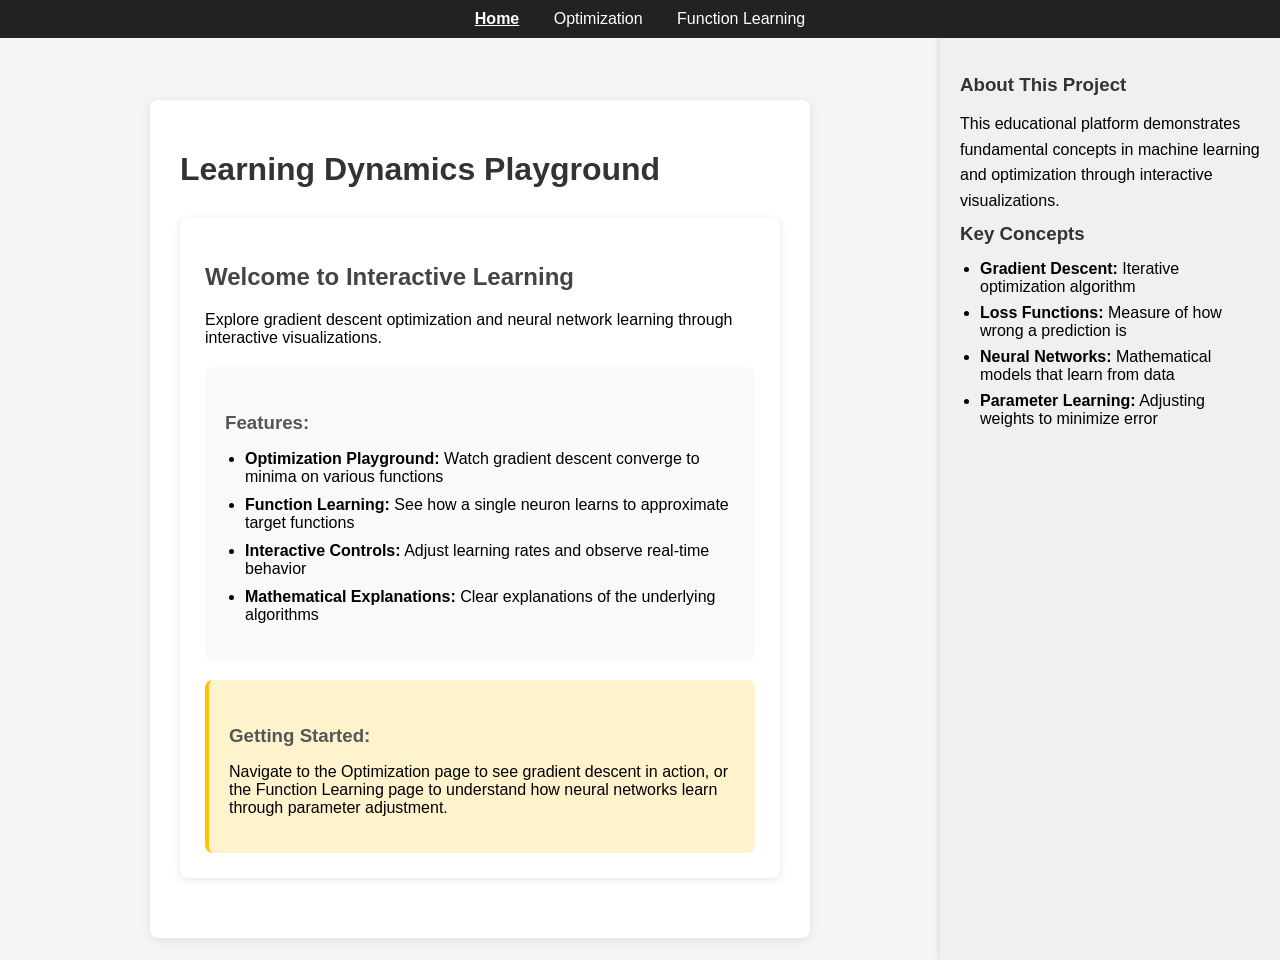
<file: index.html>
<!DOCTYPE html>
<html lang="en">
<head>
    <meta charset="UTF-8">
    <meta name="viewport" content="width=device-width, initial-scale=1.0">
    <title>Learning Dynamics Playground</title>
    <link rel="stylesheet" href="style.css">
</head>
<body>
    <nav>
        <a href="index.html">Home</a>
        <a href="playground.html">Optimization</a>
        <a href="fitting.html">Function Learning</a>
    </nav>

    <div class="main-content">
        <div class="container">
            <h1>Learning Dynamics Playground</h1>

            <div class="card">
                <h2>Welcome to Interactive Learning</h2>
                <p>Explore gradient descent optimization and neural network learning through interactive visualizations.</p>

                <div class="features">
                    <h3>Features:</h3>
                    <ul>
                        <li><strong>Optimization Playground:</strong> Watch gradient descent converge to minima on various functions</li>
                        <li><strong>Function Learning:</strong> See how a single neuron learns to approximate target functions</li>
                        <li><strong>Interactive Controls:</strong> Adjust learning rates and observe real-time behavior</li>
                        <li><strong>Mathematical Explanations:</strong> Clear explanations of the underlying algorithms</li>
                    </ul>
                </div>

                <div class="getting-started">
                    <h3>Getting Started:</h3>
                    <p>Navigate to the Optimization page to see gradient descent in action, or the Function Learning page to understand how neural networks learn through parameter adjustment.</p>
                </div>
            </div>
        </div>
    </div>

    <div class="sidebar">
        <br><br><br>
        <h3>About This Project</h3>
        <p>This educational platform demonstrates fundamental concepts in machine learning and optimization through interactive visualizations.</p>

        <h3>Key Concepts</h3>
        <ul>
            <li><strong>Gradient Descent:</strong> Iterative optimization algorithm</li>
            <li><strong>Loss Functions:</strong> Measure of how wrong a prediction is</li>
            <li><strong>Neural Networks:</strong> Mathematical models that learn from data</li>
            <li><strong>Parameter Learning:</strong> Adjusting weights to minimize error</li>
        </ul>
    </div>

    <script>
        // Navbar active highlighting
        document.querySelectorAll('nav a').forEach(link => {
            if (link.getAttribute('href') === window.location.pathname.split('/').pop()) {
                link.style.fontWeight = 'bold';
                link.style.textDecoration = 'underline';
            }
        });
    </script>
</body>
</html>
</file>
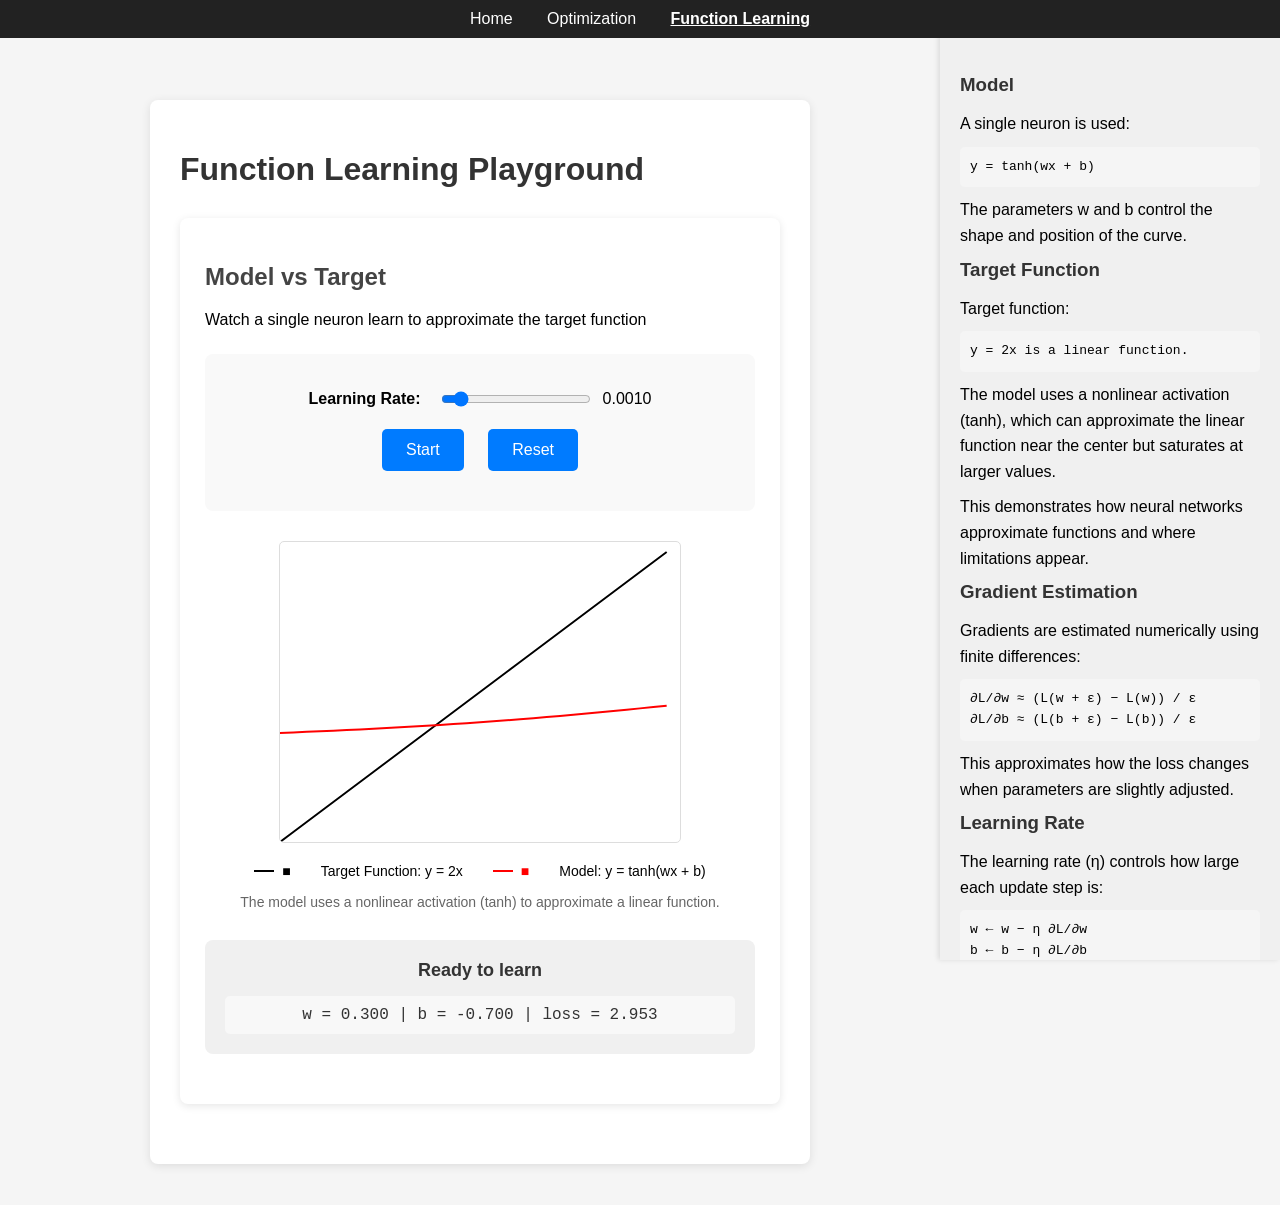
<file: fitting.html>
<!DOCTYPE html>
<html lang="en">
<head>
    <meta charset="UTF-8">
    <meta name="viewport" content="width=device-width, initial-scale=1.0">
    <title>Function Learning Playground</title>
    <link rel="stylesheet" href="style.css">
</head>
<body>
    <nav>
        <a href="index.html">Home</a>
        <a href="playground.html">Optimization</a>
        <a href="fitting.html" style="font-weight: bold; text-decoration: underline;">Function Learning</a>
    </nav>

    <div class="main-content">
        <div class="container">
            <h1>Function Learning Playground</h1>

            <div class="card">
                <h2>Model vs Target</h2>
                <p>Watch a single neuron learn to approximate the target function</p>

                <div class="controls">
                    <div class="control-group">
                        <label for="learning-rate-fitting">Learning Rate:</label>
                        <input type="range" id="lr" min="0.0001" max="0.01" step="0.0001" value="0.001">
                        <span id="lrValue">0.0010</span>
                    </div>

                    <div class="buttons">
                        <button id="start-btn-fitting">Start</button>
                        <button id="reset-btn-fitting">Reset</button>
                    </div>
                </div>

                <div class="visualization">
                    <svg id="plot-fitting" width="400" height="300">
                        <polyline id="target-curve" fill="none" stroke="black" stroke-width="2"/>
                        <polyline id="model-curve" fill="none" stroke="red" stroke-width="2"/>
                    </svg>
                    <div class="legend">
                        <span style="color:black;">■</span> Target Function: y = 2x
                        <span style="color:red;">■</span> Model: y = tanh(wx + b)
                    </div>
                    <p style="margin-top: 10px; font-size: 14px; color: #666;">
                        The model uses a nonlinear activation (tanh) to approximate a linear function.
                    </p>
                </div>

                <div class="info-panel">
                    <div id="learning-status">Ready to learn</div>
                    <div id="fitting-info">w = 0.500 | b = 0.000 | loss = 0.500</div>
                </div>
            </div>
        </div>
    </div>

    <div class="sidebar">
        <br><br><br>
        <h3>Model</h3>
        <p>A single neuron is used:</p>
        <p style="font-family: monospace; background: #f5f5f5; padding: 10px; border-radius: 5px; margin: 10px 0;">
            y = tanh(wx + b)
        </p>
        <p>The parameters w and b control the shape and position of the curve.</p>

        <h3>Target Function</h3>
        <p>Target function:</p>
        <p style="font-family: monospace; background: #f5f5f5; padding: 10px; border-radius: 5px; margin: 10px 0;">
            y = 2x is a linear function.
        </p>
        <p>The model uses a nonlinear activation (tanh), which can approximate the linear function near the center but saturates at larger values.</p>
        <p>This demonstrates how neural networks approximate functions and where limitations appear.</p>

        <h3>Gradient Estimation</h3>
        <p>Gradients are estimated numerically using finite differences:</p>
        <p style="font-family: monospace; background: #f5f5f5; padding: 10px; border-radius: 5px; margin: 10px 0;">
            ∂L/∂w ≈ (L(w + ε) − L(w)) / ε<br>
            ∂L/∂b ≈ (L(b + ε) − L(b)) / ε
        </p>
        <p>This approximates how the loss changes when parameters are slightly adjusted.</p>

        <h3>Learning Rate</h3>
        <p>The learning rate (η) controls how large each update step is:</p>
        <p style="font-family: monospace; background: #f5f5f5; padding: 10px; border-radius: 5px; margin: 10px 0;">
            w ← w − η ∂L/∂w<br>
            b ← b − η ∂L/∂b
        </p>
        <p>
            <strong>Small η</strong> → slow but stable learning<br>
            <strong>Large η</strong> → faster but may overshoot
        </p>

        <h3>Training Process</h3>
        <p>Training process:</p>
        <ol style="margin: 10px 0; padding-left: 20px;">
            <li>The model makes predictions</li>
            <li>The error (loss) is computed</li>
            <li>Gradients estimate how to reduce error</li>
            <li>Parameters are updated</li>
            <li>Process repeats until the model improves</li>
            <br>
        </ol>

    </div>

    <script src="fitting.js"></script>
</body>
</html>
</file>
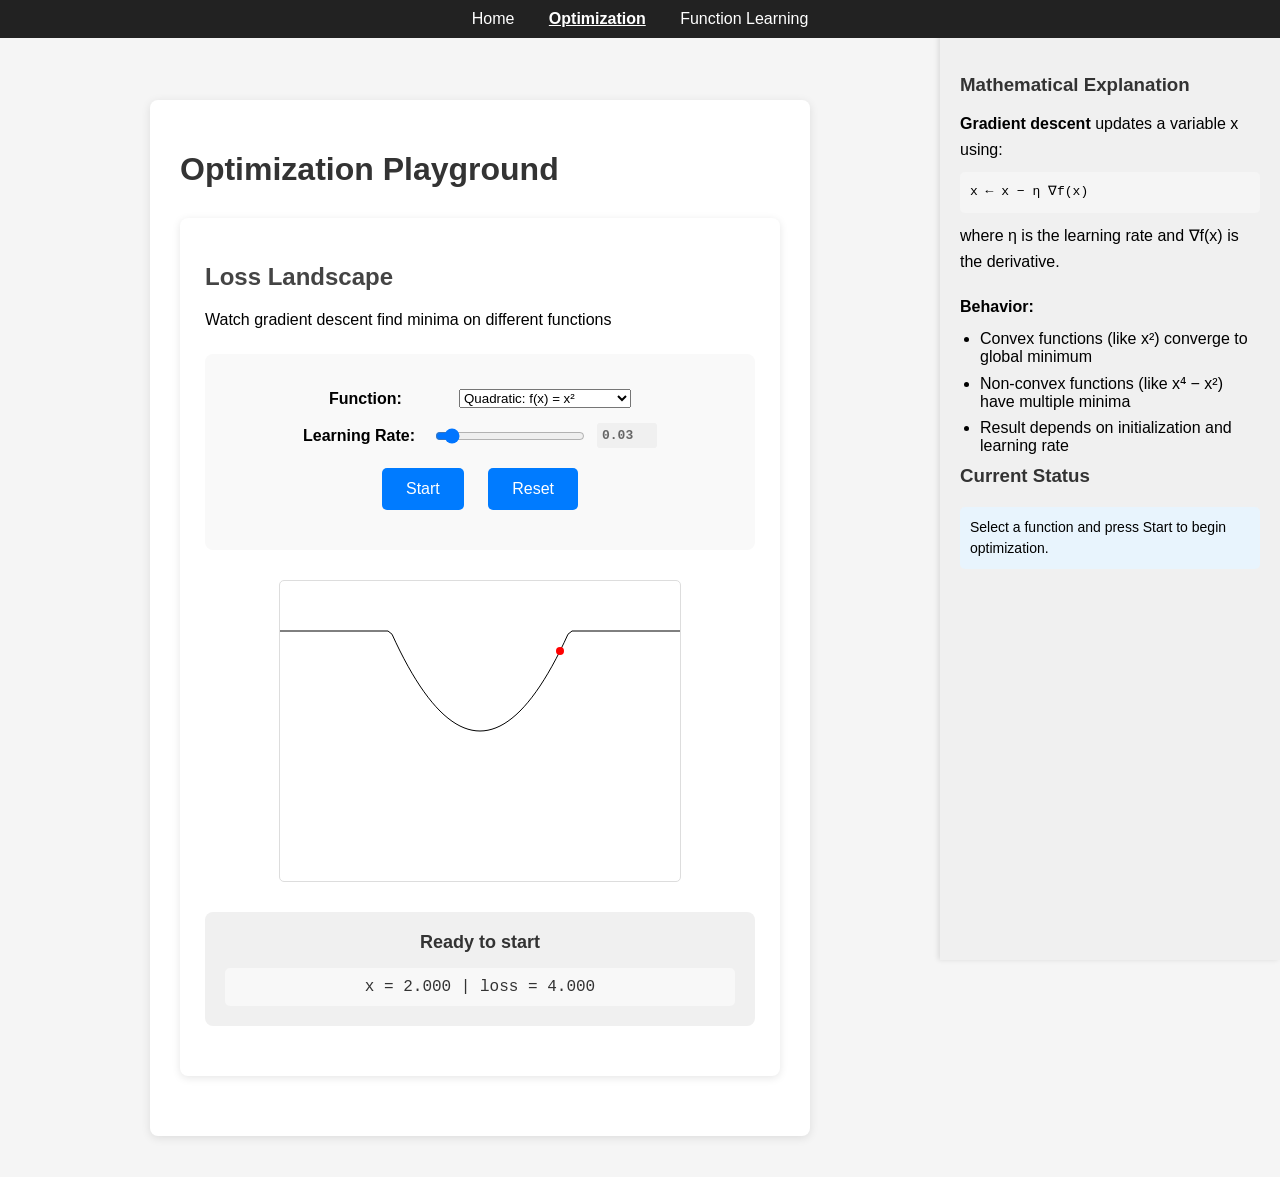
<file: playground.html>
<!DOCTYPE html>
<html lang="en">
<head>
    <meta charset="UTF-8">
    <meta name="viewport" content="width=device-width, initial-scale=1.0">
    <title>Optimization Playground</title>
    <link rel="stylesheet" href="style.css">
</head>
<body>
    <nav>
        <a href="index.html">Home</a>
        <a href="playground.html" style="font-weight: bold; text-decoration: underline;">Optimization</a>
        <a href="fitting.html">Function Learning</a>
    </nav>

    <div class="main-content">
        <div class="container">
            <h1>Optimization Playground</h1>

            <div class="card">
                <h2>Loss Landscape</h2>
                <p>Watch gradient descent find minima on different functions</p>

                <div class="controls">
                    <div class="control-group">
                        <label for="function-select">Function:</label>
                        <select id="function-select">
                            <option value="quadratic">Quadratic: f(x) = x²</option>
                            <option value="cubic">Cubic: f(x) = x³</option>
                            <option value="sin">Sin: f(x) = sin(x)</option>
                            <option value="doublewell">Double-well: f(x) = x⁴ − x²</option>
                        </select>
                    </div>

                    <div class="control-group">
                        <label for="learning-rate">Learning Rate:</label>
                        <input type="range" id="learning-rate" min="0.01" max="0.3" step="0.01" value="0.03">
                        <span id="lr-value">0.03</span>
                    </div>

                    <div class="buttons">
                        <button id="start-btn">Start</button>
                        <button id="reset-btn">Reset</button>
                    </div>
                </div>

                <div class="visualization">
                    <svg id="plot" width="400" height="300">
                        <polyline id="curve" fill="none" stroke="black"/>
                        <circle id="point" r="4" fill="red"/>
                    </svg>
                </div>

                <div class="info-panel">
                    <div id="status">Ready to start</div>
                    <div id="info">x = 2.000 | loss = 4.000</div>
                </div>
            </div>
        </div>
    </div>

    <div class="sidebar">
        <br><br><br>
        <h3>Mathematical Explanation</h3>
        <p><strong>Gradient descent</strong> updates a variable x using:</p>
        <p style="font-family: monospace; background: #f5f5f5; padding: 10px; border-radius: 5px; margin: 10px 0;">
            x ← x − η ∇f(x)
        </p>
        <p>where η is the learning rate and ∇f(x) is the derivative.</p>

        <p style="margin-top: 20px;"><strong>Behavior:</strong></p>
        <ul>
            <li>Convex functions (like x²) converge to global minimum</li>
            <li>Non-convex functions (like x⁴ − x²) have multiple minima</li>
            <li>Result depends on initialization and learning rate</li>
        </ul>

        <h3>Current Status</h3>
        <div id="math-status" style="background: #e8f4fd; padding: 10px; border-radius: 5px;">
            Select a function and press Start to begin optimization.
        </div>
    </div>

    <script src="script.js"></script>
</body>
</html>
</file>
<file: style.css>
body {
    font-family: Arial, sans-serif;
    margin: 0;
    background: #f5f5f5;
}

nav {
    background: #222;
    padding: 10px;
    text-align: center;
    position: fixed;
    top: 0;
    left: 0;
    right: 0;
    z-index: 100;
}

nav a {
    color: white;
    margin: 0 15px;
    text-decoration: none;
    font-size: 16px;
}

nav a:hover {
    text-decoration: underline;
}

.main-content {
    margin-right: 320px;
    padding-top: 60px;
    min-height: 100vh;
}

.container {
    max-width: 600px;
    margin: 40px auto;
    background: white;
    padding: 30px;
    border-radius: 8px;
    box-shadow: 0 2px 10px rgba(0,0,0,0.1);
}

h1 {
    color: #333;
    margin-bottom: 30px;
}

h2 {
    color: #444;
    margin-bottom: 20px;
}

h3 {
    color: #555;
    margin-bottom: 15px;
    margin-top: 25px;
}

.card {
    background: #fff;
    padding: 25px;
    border-radius: 8px;
    box-shadow: 0 2px 8px rgba(0,0,0,0.1);
    margin-bottom: 30px;
}

.controls {
    margin: 25px 0;
    padding: 20px;
    background: #f9f9f9;
    border-radius: 8px;
}

.control-group {
    margin: 15px 0;
    display: flex;
    align-items: center;
    justify-content: center;
    gap: 10px;
}

.control-group label {
    font-weight: bold;
    min-width: 120px;
}

input[type="range"] {
    width: 150px;
}

#lr-value, #lr-value-fitting {
    min-width: 50px;
    font-weight: bold;
    color: #666;
    font-family: monospace;
    padding: 5px;
    background: #f0f0f0;
    border-radius: 3px;
}

.buttons {
    text-align: center;
    margin: 20px 0;
}

button {
    padding: 12px 24px;
    margin: 0 10px;
    font-size: 16px;
    cursor: pointer;
    background: #007bff;
    color: white;
    border: none;
    border-radius: 5px;
    transition: background 0.3s;
}

button:hover {
    background: #0056b3;
}

button:disabled {
    background: #ccc;
    cursor: not-allowed;
}

.visualization {
    margin: 30px 0;
    text-align: center;
}

svg {
    border: 1px solid #ddd;
    margin: 20px auto;
    display: block;
    background: white;
    border-radius: 5px;
}

.legend {
    display: flex;
    justify-content: center;
    gap: 30px;
    margin: 15px 0;
    font-size: 14px;
}

.legend span {
    display: flex;
    align-items: center;
    gap: 8px;
}

.legend span::before {
    content: '';
    display: inline-block;
    width: 20px;
    height: 2px;
}

.legend span:first-child::before {
    background: black;
}

.legend span:last-child::before {
    background: red;
}

.info-panel {
    background: #f0f0f0;
    padding: 20px;
    border-radius: 8px;
    margin: 25px 0;
    text-align: center;
}

#status, #learning-status {
    font-weight: bold;
    margin-bottom: 15px;
    font-size: 18px;
    color: #333;
}

#info, #fitting-info {
    font-family: monospace;
    font-size: 16px;
    color: #333;
    background: #f8f8f8;
    padding: 10px;
    border-radius: 5px;
}

.description {
    margin: 20px 0;
    line-height: 1.6;
    color: #666;
}

.features {
    background: #f9f9f9;
    padding: 20px;
    border-radius: 8px;
    margin: 20px 0;
}

.features ul {
    padding-left: 20px;
}

.features li {
    margin: 10px 0;
}

.getting-started {
    background: #fff3cd;
    padding: 20px;
    border-radius: 8px;
    border-left: 4px solid #ffc107;
}

.sidebar {
    position: fixed;
    right: 0;
    top: 0;
    width: 300px;
    height: 100vh;
    overflow-y: auto;
    padding: 20px;
    padding-bottom: 40px;
    background: #f0f0f0;
    box-shadow: -2px 0 5px rgba(0,0,0,0.1);
}

.sidebar h3 {
    color: #333;
    margin-top: 0;
}

.sidebar p {
    margin: 10px 0;
    line-height: 1.6;
}

.sidebar ul {
    padding-left: 20px;
    margin: 10px 0;
}

.sidebar li {
    margin: 8px 0;
}

#math-status, #learning-progress {
    background: #e8f4fd;
    padding: 15px;
    border-radius: 5px;
    margin-top: 20px;
    font-size: 14px;
    line-height: 1.5;
}

/* Responsive adjustments */
@media (max-width: 768px) {
    .main-content {
        margin-right: 0;
    }

    .sidebar {
        display: none;
    }

    .container {
        margin: 20px;
        padding: 20px;
    }

    nav a {
        margin: 0 10px;
        font-size: 14px;
    }
}
</file>
